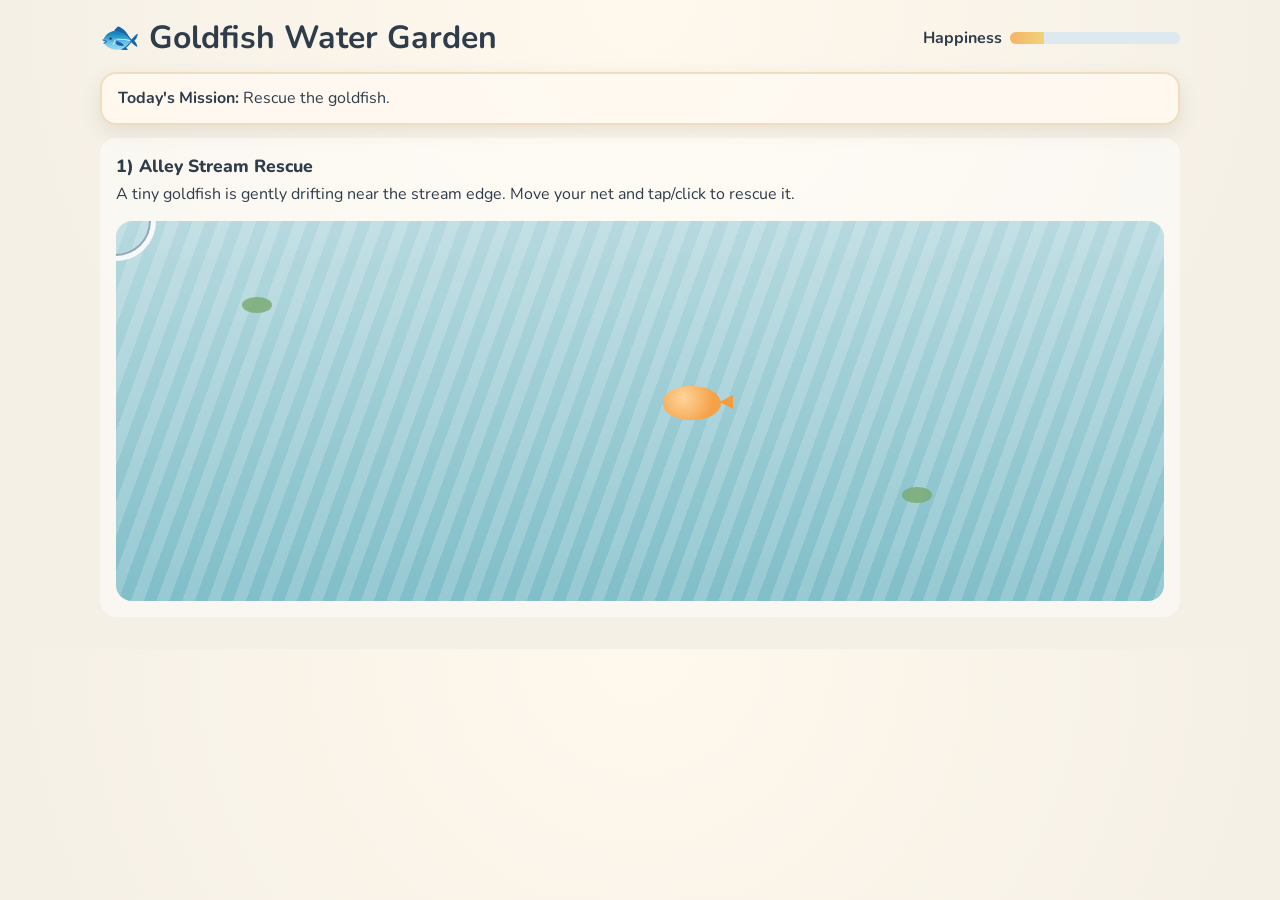
<file: index.html>
<!DOCTYPE html>
<html lang="en">
  <head>
    <meta charset="UTF-8" />
    <meta name="viewport" content="width=device-width, initial-scale=1.0" />
    <title>Goldfish Water Garden</title>
    <link rel="preconnect" href="https://fonts.googleapis.com" />
    <link rel="preconnect" href="https://fonts.gstatic.com" crossorigin />
    <link href="https://fonts.googleapis.com/css2?family=Nunito:wght@400;600;700;800&display=swap" rel="stylesheet" />
    <link rel="stylesheet" href="style.css" />
  </head>
  <body>
    <main class="app">
      <header class="topbar ui-fade">
        <h1>🐟 Goldfish Water Garden</h1>
        <div class="happiness-wrap" aria-label="Fish happiness meter">
          <span>Happiness</span>
          <div class="meter"><div id="happiness-fill"></div></div>
        </div>
      </header>

      <section id="mission-card" class="mission-card ui-fade" aria-live="polite"></section>

      <section id="scene-rescue" class="scene active" aria-label="Alley Stream Rescue Scene">
        <div class="scene-title">1) Alley Stream Rescue</div>
        <p class="scene-text">A tiny goldfish is gently drifting near the stream edge. Move your net and tap/click to rescue it.</p>
        <div id="stream" class="stream-area">
          <div class="stream-water"></div>
          <div id="stream-fish" class="stream-fish" aria-label="Lost goldfish"></div>
          <div id="net" class="net" aria-label="Rescue net"></div>
          <div class="leaf leaf-a"></div>
          <div class="leaf leaf-b"></div>
        </div>
      </section>

      <section id="scene-transition" class="scene" aria-label="Bring Goldfish Home Transition">
        <div class="scene-title">2) Bring Goldfish Home</div>
        <p class="scene-text">You carry the fish home in a small water bowl. The evening air feels warm and quiet.</p>
        <div class="transition-wrap">
          <div class="walking"></div>
          <button id="to-aquarium" class="btn">Settle Into Aquarium</button>
        </div>
      </section>

      <section id="scene-aquarium" class="scene" aria-label="Aquarium Decoration Scene">
        <div class="scene-title">3) Aquarium Water Garden</div>
        <div class="aquarium-layout">
          <aside class="panel ui-fade">
            <label for="fish-name">Name your goldfish</label>
            <input id="fish-name" type="text" maxlength="20" placeholder="e.g. Sunny" />
            <button id="save-name" class="btn btn-small">Save Name</button>
            <button id="lamp-toggle" class="btn btn-small">Warm Lamp: Off</button>
            <button id="idle-toggle" class="btn btn-small">Enter Calm Idle Mode</button>
            <p class="helper">Tap an item, then tap aquarium to place. (Or drag icons in supported browsers.)</p>
          </aside>

          <div class="aquarium-zone">
            <div id="aquarium" class="aquarium" aria-label="Aquarium tank">
              <div class="water-shimmer"></div>
              <div id="fish" class="fish"></div>
              <div id="bubbles" class="bubbles"></div>
            </div>
            <div id="inventory" class="inventory ui-fade" aria-label="Decoration inventory"></div>
          </div>
        </div>
      </section>
    </main>

    <script src="main.js"></script>
  </body>
</html>
</file>
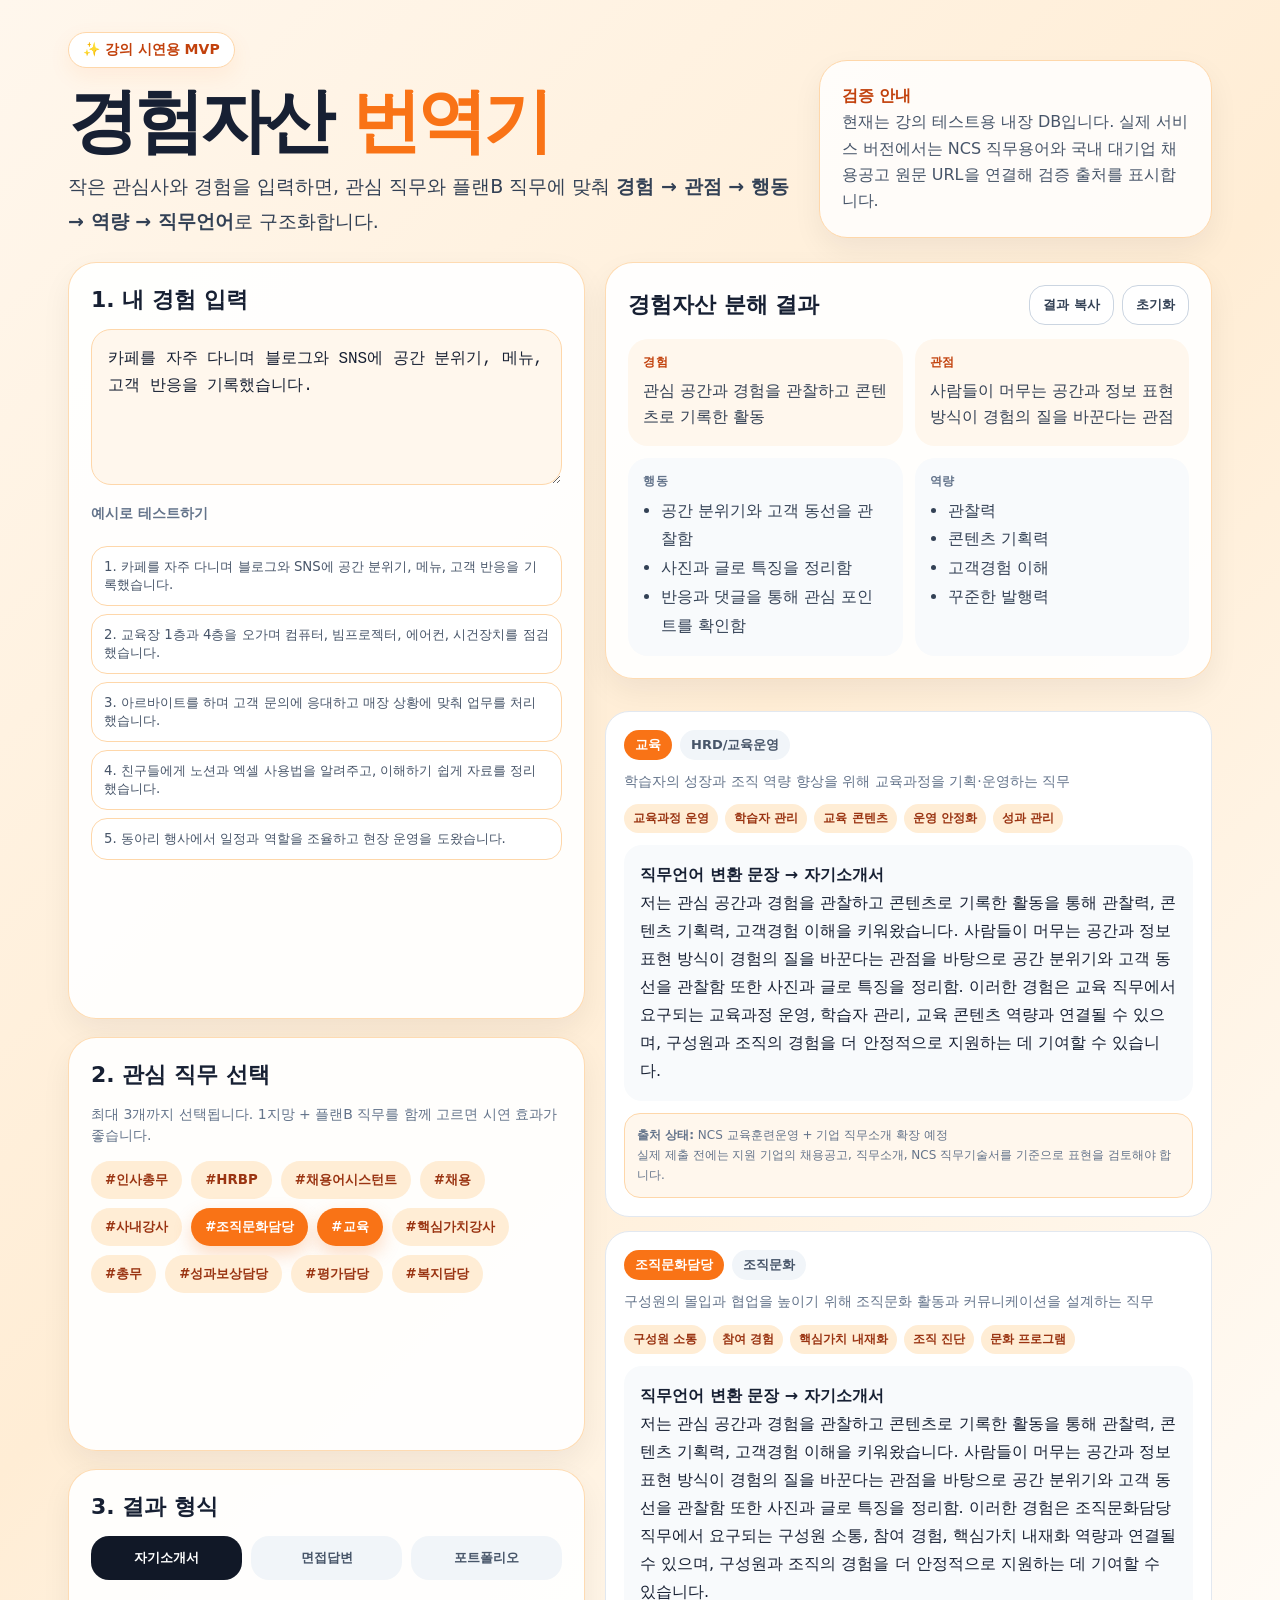
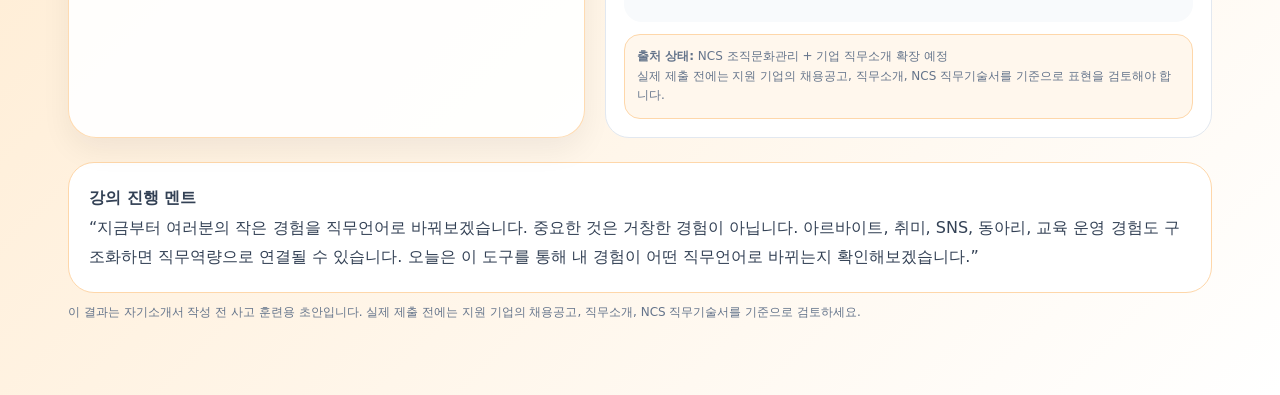
<file: experience-translator/index.html>
<!doctype html>
<html lang="ko">
<head>
  <meta charset="utf-8" />
  <meta name="viewport" content="width=device-width, initial-scale=1" />
  <title>경험자산 번역기 | 강의 시연용 MVP</title>
  <meta name="description" content="작은 관심사와 경험을 직무언어로 바꿔보는 강의 시연용 웹사이트" />
  <style>
    :root{
      --orange:#f97316;--orange-dark:#c2410c;--orange-soft:#fff7ed;--ink:#172033;--muted:#64748b;--line:#fed7aa;--card:#ffffff;--slate:#f8fafc;
    }
    *{box-sizing:border-box} body{margin:0;font-family:system-ui,-apple-system,BlinkMacSystemFont,"Segoe UI",sans-serif;background:linear-gradient(135deg,#fff7ed 0%,#ffedd5 45%,#fff 100%);color:var(--ink)}
    .wrap{max-width:1180px;margin:0 auto;padding:32px 18px 60px}.badge{display:inline-flex;gap:8px;align-items:center;background:#fff;border:1px solid var(--line);color:var(--orange-dark);border-radius:999px;padding:8px 14px;font-weight:800;font-size:14px;box-shadow:0 8px 22px rgba(249,115,22,.08)}
    header{display:grid;grid-template-columns:1.3fr .7fr;gap:20px;align-items:end;margin-bottom:24px}h1{font-size:clamp(38px,6vw,70px);line-height:1.02;margin:18px 0 12px;letter-spacing:-.06em}.orange{color:var(--orange)}.lead{font-size:19px;line-height:1.8;color:#334155;max-width:780px;margin:0}.notice{background:rgba(255,255,255,.84);border:1px solid var(--line);border-radius:28px;padding:22px;box-shadow:0 12px 30px rgba(15,23,42,.06);line-height:1.65;color:#475569}.notice strong{color:var(--orange-dark)}
    .grid{display:grid;grid-template-columns:.92fr 1.08fr;gap:20px}.stack{display:grid;gap:18px}.card{background:rgba(255,255,255,.92);border:1px solid rgba(254,215,170,.9);border-radius:28px;padding:22px;box-shadow:0 12px 30px rgba(15,23,42,.06)}.card h2{font-size:22px;margin:0 0 14px}.sub{color:var(--muted);font-size:14px;line-height:1.55;margin:0 0 14px}textarea{width:100%;min-height:156px;resize:vertical;border:1px solid var(--line);background:#fff7ed;border-radius:20px;padding:16px;font-size:16px;line-height:1.7;color:var(--ink);outline:none}textarea:focus{border-color:var(--orange);box-shadow:0 0 0 4px rgba(249,115,22,.12)}button{font-family:inherit}.sample{width:100%;text-align:left;background:#fff;border:1px solid var(--line);border-radius:16px;padding:11px 12px;margin-top:8px;color:#475569;cursor:pointer}.sample:hover{background:#fff7ed;border-color:#fb923c}.chips{display:flex;flex-wrap:wrap;gap:9px}.chip{border:0;border-radius:999px;padding:10px 14px;background:#ffedd5;color:#9a3412;font-weight:800;cursor:pointer}.chip.active{background:var(--orange);color:white;box-shadow:0 8px 18px rgba(249,115,22,.25)}.tone{display:grid;grid-template-columns:repeat(3,1fr);gap:9px}.tone button{border:0;border-radius:18px;padding:13px 8px;font-weight:900;cursor:pointer;background:#f1f5f9;color:#475569}.tone button.active{background:#111827;color:#fff}.toolbar{display:flex;justify-content:space-between;gap:12px;align-items:center;margin-bottom:14px}.btns{display:flex;gap:8px;flex-wrap:wrap}.btn{border:1px solid #cbd5e1;background:white;color:#334155;border-radius:16px;padding:10px 13px;font-weight:800;cursor:pointer}.btn:hover{background:#f8fafc}.boxgrid{display:grid;grid-template-columns:1fr 1fr;gap:12px}.ibox{background:#fff7ed;border-radius:20px;padding:15px}.ibox.gray{background:#f8fafc}.label{font-size:12px;text-transform:uppercase;letter-spacing:.08em;color:var(--orange-dark);font-weight:900;margin-bottom:7px}.ibox.gray .label{color:#64748b}.ibox p{margin:0;line-height:1.65;color:#334155}.ibox ul{margin:0;padding-left:18px;line-height:1.8;color:#334155}.result{margin-top:16px}.jobcard{background:#fff;border:1px solid #e2e8f0;border-radius:24px;padding:18px;margin-top:14px}.jobtop{display:flex;gap:8px;align-items:center;flex-wrap:wrap;margin-bottom:10px}.pill{border-radius:999px;padding:6px 11px;font-size:13px;font-weight:900}.pill.main{background:var(--orange);color:#fff}.pill.group{background:#f1f5f9;color:#475569}.jobdesc{color:#64748b;line-height:1.6;font-size:14px}.keywords{display:flex;flex-wrap:wrap;gap:7px;margin:12px 0}.kw{font-size:12px;font-weight:800;color:#9a3412;background:#ffedd5;border-radius:999px;padding:6px 9px}.sentence{background:#f8fafc;border-radius:18px;padding:16px;line-height:1.75}.source{margin-top:12px;background:#fff7ed;border:1px solid var(--line);border-radius:16px;padding:12px;font-size:12px;color:#64748b;line-height:1.65}.empty{text-align:center;color:#64748b;padding:28px;border:1px dashed #fdba74;border-radius:24px;background:rgba(255,255,255,.68)}footer{margin-top:24px}.script{line-height:1.85;color:#334155;background:#fff;border:1px solid var(--line);border-radius:26px;padding:20px}.mini{font-size:12px;color:#64748b;margin-top:10px;line-height:1.65}
    @media(max-width:900px){header,.grid{grid-template-columns:1fr}.boxgrid{grid-template-columns:1fr}.tone{grid-template-columns:1fr}h1{font-size:44px}.toolbar{align-items:flex-start;flex-direction:column}}
  </style>
</head>
<body>
  <div class="wrap">
    <header>
      <section>
        <div class="badge">✨ 강의 시연용 MVP</div>
        <h1>경험자산 <span class="orange">번역기</span></h1>
        <p class="lead">작은 관심사와 경험을 입력하면, 관심 직무와 플랜B 직무에 맞춰 <strong>경험 → 관점 → 행동 → 역량 → 직무언어</strong>로 구조화합니다.</p>
      </section>
      <aside class="notice"><strong>검증 안내</strong><br/>현재는 강의 테스트용 내장 DB입니다. 실제 서비스 버전에서는 NCS 직무용어와 국내 대기업 채용공고 원문 URL을 연결해 검증 출처를 표시합니다.</aside>
    </header>

    <main class="grid">
      <section class="stack">
        <div class="card">
          <h2>1. 내 경험 입력</h2>
          <textarea id="experience" placeholder="예: 카페를 자주 다니며 블로그에 기록했다 / 교육장 장비를 점검했다 / 아르바이트 고객응대를 했다"></textarea>
          <p class="sub" style="margin-top:14px;font-weight:800">예시로 테스트하기</p>
          <div id="samples"></div>
        </div>
        <div class="card">
          <h2>2. 관심 직무 선택</h2>
          <p class="sub">최대 3개까지 선택됩니다. 1지망 + 플랜B 직무를 함께 고르면 시연 효과가 좋습니다.</p>
          <div id="jobs" class="chips"></div>
        </div>
        <div class="card">
          <h2>3. 결과 형식</h2>
          <div class="tone" id="tones"></div>
        </div>
      </section>

      <section class="stack">
        <div class="card">
          <div class="toolbar">
            <h2 style="margin:0">경험자산 분해 결과</h2>
            <div class="btns"><button class="btn" id="copyBtn">결과 복사</button><button class="btn" id="resetBtn">초기화</button></div>
          </div>
          <div class="boxgrid">
            <div class="ibox"><div class="label">경험</div><p id="expOut"></p></div>
            <div class="ibox"><div class="label">관점</div><p id="viewOut"></p></div>
            <div class="ibox gray"><div class="label">행동</div><ul id="actionOut"></ul></div>
            <div class="ibox gray"><div class="label">역량</div><ul id="strengthOut"></ul></div>
          </div>
        </div>
        <div id="results"></div>
      </section>
    </main>

    <footer>
      <div class="script"><strong>강의 진행 멘트</strong><br/>“지금부터 여러분의 작은 경험을 직무언어로 바꿔보겠습니다. 중요한 것은 거창한 경험이 아닙니다. 아르바이트, 취미, SNS, 동아리, 교육 운영 경험도 구조화하면 직무역량으로 연결될 수 있습니다. 오늘은 이 도구를 통해 내 경험이 어떤 직무언어로 바뀌는지 확인해보겠습니다.”</div>
      <p class="mini">이 결과는 자기소개서 작성 전 사고 훈련용 초안입니다. 실제 제출 전에는 지원 기업의 채용공고, 직무소개, NCS 직무기술서를 기준으로 검토하세요.</p>
    </footer>
  </div>

<script>
const JOB_DB={"인사총무":{group:"HRM/운영",keywords:["인사행정","구성원 지원","문서관리","제도 운영","업무지원"],description:"인사·총무 업무 전반을 지원하며 구성원 경험과 조직 운영 안정성을 높이는 직무",sourceType:"NCS 기반 직무용어 + 기업 채용공고 확장 예정"},"HRBP":{group:"HRM/전략",keywords:["현업 지원","조직 이슈 파악","인사제도 연계","구성원 경험","비즈니스 파트너십"],description:"현업 조직의 목표와 구성원 이슈를 이해하고 인사 전략과 실행을 연결하는 직무",sourceType:"기업 직무소개/채용공고 확장 예정"},"채용어시스턴트":{group:"채용운영",keywords:["지원자 안내","면접 일정 조율","채용 데이터 정리","커뮤니케이션","운영 보조"],description:"채용 프로세스가 원활히 진행되도록 지원자와 면접 운영을 지원하는 직무",sourceType:"채용공고 기반 표현 확장 예정"},"채용":{group:"채용/TA",keywords:["인재 확보","채용 브랜딩","지원자 경험","직무 이해","선발 프로세스"],description:"조직에 필요한 인재를 발굴하고 선발 과정과 지원자 경험을 설계하는 직무",sourceType:"NCS 인력채용 + 기업 채용공고 확장 예정"},"사내강사":{group:"HRD/강의",keywords:["지식 전달","학습자 이해","강의 운영","피드백","콘텐츠 전달력"],description:"사내 구성원에게 필요한 지식과 경험을 교육 콘텐츠로 전달하는 역할",sourceType:"HRD 직무표현 확장 예정"},"조직문화담당":{group:"조직문화",keywords:["구성원 소통","참여 경험","핵심가치 내재화","조직 진단","문화 프로그램"],description:"구성원의 몰입과 협업을 높이기 위해 조직문화 활동과 커뮤니케이션을 설계하는 직무",sourceType:"NCS 조직문화관리 + 기업 직무소개 확장 예정"},"교육":{group:"HRD/교육운영",keywords:["교육과정 운영","학습자 관리","교육 콘텐츠","운영 안정화","성과 관리"],description:"학습자의 성장과 조직 역량 향상을 위해 교육과정을 기획·운영하는 직무",sourceType:"NCS 교육훈련운영 + 기업 직무소개 확장 예정"},"핵심가치강사":{group:"조직문화/강의",keywords:["핵심가치 전달","가치 내재화","스토리텔링","참여형 교육","문화 확산"],description:"조직의 핵심가치를 구성원이 이해하고 행동으로 연결하도록 돕는 강의 역할",sourceType:"기업 조직문화/가치교육 표현 확장 예정"},"총무":{group:"총무/운영",keywords:["공간 운영","자산 관리","비품 관리","행사 지원","업무환경 개선"],description:"업무 환경, 공간, 자산, 행사 운영을 통해 조직의 일상적 운영 기반을 지원하는 직무",sourceType:"NCS 총무관리 + 기업 채용공고 확장 예정"},"성과보상담당":{group:"HRM/보상",keywords:["보상제도","성과관리","임금관리","데이터 분석","제도 개선"],description:"성과와 보상을 공정하게 연결하고 제도 운영과 개선을 담당하는 직무",sourceType:"NCS 임금관리/성과관리 + 채용공고 확장 예정"},"평가담당":{group:"HRM/평가",keywords:["인사평가","성과 기준","평가 프로세스","공정성","피드백"],description:"구성원의 성과와 역량을 평가하는 기준과 프로세스를 운영하는 직무",sourceType:"NCS 인사평가 + 기업 채용공고 확장 예정"},"복지담당":{group:"HRM/복지",keywords:["복리후생","구성원 경험","복지제도","만족도","운영 관리"],description:"구성원의 일과 삶을 지원하는 복지제도와 경험을 기획·운영하는 직무",sourceType:"기업 복지/인사운영 채용공고 확장 예정"}};
const PATTERNS=[{match:["카페","공간","블로그","인스타","sns","사진","기록"],experience:"관심 공간과 경험을 관찰하고 콘텐츠로 기록한 활동",perspective:"사람들이 머무는 공간과 정보 표현 방식이 경험의 질을 바꾼다는 관점",actions:["공간 분위기와 고객 동선을 관찰함","사진과 글로 특징을 정리함","반응과 댓글을 통해 관심 포인트를 확인함"],strengths:["관찰력","콘텐츠 기획력","고객경험 이해","꾸준한 발행력"]},{match:["아르바이트","고객","응대","매장","서비스","민원"],experience:"현장에서 고객을 응대하고 반복 업무를 수행한 경험",perspective:"작은 응대와 운영 흐름이 고객 경험과 신뢰에 영향을 준다는 관점",actions:["고객 문의를 확인하고 응대함","반복 업무를 안정적으로 수행함","현장 상황에 맞춰 우선순위를 조정함"],strengths:["고객지향","책임감","상황대응력","운영 지속성"]},{match:["교육","강의","알려","설명","튜터","스터디","노션","엑셀"],experience:"타인에게 지식이나 사용법을 설명하고 학습을 도운 경험",perspective:"상대의 이해 수준에 맞춰 정보를 재구성해야 학습 효과가 높아진다는 관점",actions:["복잡한 내용을 쉽게 풀어 설명함","질문을 확인하며 보완 설명을 제공함","자료나 예시를 정리해 전달함"],strengths:["전달력","학습자 이해","정보 구조화","서포트 역량"]},{match:["동아리","행사","프로젝트","모임","운영","조율","일정"],experience:"여러 사람과 함께 일정, 역할, 현장 운영을 조율한 경험",perspective:"협업은 역할 분담과 일정 조율, 현장 변수 대응이 함께 작동해야 완성된다는 관점",actions:["참여자와 역할을 조율함","일정과 진행 상황을 확인함","돌발상황에 맞춰 대안을 찾음"],strengths:["커뮤니케이션","문제해결력","운영관리","협업 조율"]},{match:["출결","장비","교육장","공간","전원","프로젝터","시건","문","에어컨"],experience:"교육 공간과 장비를 점검하며 안정적인 운영을 지원한 경험",perspective:"수업 전 보이지 않는 작은 변수도 교육 품질에 영향을 준다는 관점",actions:["공간과 장비 상태를 사전 점검함","전원·냉난방·시건장치를 확인함","교육생과 강사가 집중할 수 있는 환경을 관리함"],strengths:["꼼꼼함","리스크 예방","운영 안정화","책임감"]}];
const DEFAULT={experience:"사용자가 입력한 활동을 바탕으로 한 경험자산",perspective:"작은 활동도 반복·관찰·기록을 통해 직무역량으로 전환될 수 있다는 관점",actions:["경험을 구체적으로 기록함","반복적으로 수행한 행동을 정리함","관심 직무와 연결되는 표현을 찾음"],strengths:["성실성","관찰력","정보 정리력","실행력"]};
const samples=["카페를 자주 다니며 블로그와 SNS에 공간 분위기, 메뉴, 고객 반응을 기록했습니다.","교육장 1층과 4층을 오가며 컴퓨터, 빔프로젝터, 에어컨, 시건장치를 점검했습니다.","아르바이트를 하며 고객 문의에 응대하고 매장 상황에 맞춰 업무를 처리했습니다.","친구들에게 노션과 엑셀 사용법을 알려주고, 이해하기 쉽게 자료를 정리했습니다.","동아리 행사에서 일정과 역할을 조율하고 현장 운영을 도왔습니다."];
let selectedJobs=["교육","조직문화담당"], tone="자기소개서";
const $=id=>document.getElementById(id); const expEl=$("experience"); expEl.value=samples[0];
function analyze(text){const n=text.toLowerCase();const scored=PATTERNS.map(p=>({...p,score:p.match.reduce((a,k)=>a+(n.includes(k.toLowerCase())?1:0),0)})).sort((a,b)=>b.score-a.score);return scored[0]&&scored[0].score>0?scored[0]:DEFAULT}
function makeSentence(job,info,a,t){const action=a.actions.slice(0,2).join(" 또한 ");const strength=a.strengths.slice(0,3).join(", ");const kws=info.keywords.slice(0,3).join(", ");if(t==="면접답변")return `저는 ${a.experience}을 통해 ${strength}을 키웠습니다. 특히 ${action}. 이 경험은 ${job} 직무에서 요구되는 ${kws}와 연결될 수 있으며, 현장의 작은 단서를 놓치지 않고 실행으로 옮기는 방식으로 기여하고 싶습니다.`;if(t==="포트폴리오")return `${a.experience}을 기반으로 ${strength}을 축적했습니다. ${a.perspective}을 가지고 ${action}. 이는 ${job} 직무의 ${kws} 역량과 연결되며, 실무에서는 경험 관찰 → 정보 정리 → 실행 지원의 흐름으로 활용될 수 있습니다.`;return `저는 ${a.experience}을 통해 ${strength}을 키워왔습니다. ${a.perspective}을 바탕으로 ${action}. 이러한 경험은 ${job} 직무에서 요구되는 ${kws} 역량과 연결될 수 있으며, 구성원과 조직의 경험을 더 안정적으로 지원하는 데 기여할 수 있습니다.`}
function renderSamples(){samples.forEach((s,i)=>{const b=document.createElement("button");b.className="sample";b.textContent=`${i+1}. ${s}`;b.onclick=()=>{expEl.value=s;render()};$("samples").appendChild(b)})}
function renderJobs(){const jobs=$("jobs");jobs.innerHTML="";Object.keys(JOB_DB).forEach(j=>{const b=document.createElement("button");b.className="chip"+(selectedJobs.includes(j)?" active":"");b.textContent="#"+j;b.onclick=()=>{if(selectedJobs.includes(j)) selectedJobs=selectedJobs.filter(x=>x!==j); else { if(selectedJobs.length>=3) selectedJobs=[selectedJobs[1],selectedJobs[2],j].filter(Boolean); else selectedJobs.push(j)} render()};jobs.appendChild(b)})}
function renderTones(){const box=$("tones");box.innerHTML="";["자기소개서","면접답변","포트폴리오"].forEach(t=>{const b=document.createElement("button");b.className=tone===t?"active":"";b.textContent=t;b.onclick=()=>{tone=t;render()};box.appendChild(b)})}
function list(el,arr){el.innerHTML="";arr.forEach(x=>{const li=document.createElement("li");li.textContent=x;el.appendChild(li)})}
function render(){const a=analyze(expEl.value);$("expOut").textContent=a.experience;$("viewOut").textContent=a.perspective;list($("actionOut"),a.actions);list($("strengthOut"),a.strengths);renderJobs();renderTones();const out=$("results");out.innerHTML="";if(selectedJobs.length===0){out.innerHTML='<div class="empty">관심 직무를 1개 이상 선택하면 직무언어 변환 결과가 표시됩니다.</div>';return}selectedJobs.forEach(j=>{const info=JOB_DB[j], sent=makeSentence(j,info,a,tone);const div=document.createElement("div");div.className="jobcard";div.innerHTML=`<div class="jobtop"><span class="pill main">${j}</span><span class="pill group">${info.group}</span></div><div class="jobdesc">${info.description}</div><div class="keywords">${info.keywords.map(k=>`<span class="kw">${k}</span>`).join("")}</div><div class="sentence"><strong>직무언어 변환 문장 → ${tone}</strong><br/>${sent}</div><div class="source"><strong>출처 상태:</strong> ${info.sourceType}<br/>실제 제출 전에는 지원 기업의 채용공고, 직무소개, NCS 직무기술서를 기준으로 표현을 검토해야 합니다.</div>`;out.appendChild(div)})}
expEl.addEventListener("input",render);$("resetBtn").onclick=()=>{expEl.value="";selectedJobs=[];tone="자기소개서";render()};$("copyBtn").onclick=async()=>{const a=analyze(expEl.value);const text=selectedJobs.map(j=>{const info=JOB_DB[j];return `[${j}]\n${makeSentence(j,info,a,tone)}\n근거 키워드: ${info.keywords.join(", ")}\n출처상태: ${info.sourceType}`}).join("\n\n");await navigator.clipboard.writeText(text);$("copyBtn").textContent="복사됨";setTimeout(()=>$("copyBtn").textContent="결과 복사",1600)};
renderSamples();render();
</script>
</body>
</html>
</file>
<file: style.css>
:root {
  --bg: #f5f0e6;
  --ink: #2f3c4a;
  --panel: rgba(255, 250, 242, 0.86);
  --accent: #f7a24f;
  --water: #8fd6e9;
  --water-deep: #4bb4cb;
}
* { box-sizing: border-box; }
body {
  margin: 0;
  font-family: "Nunito", sans-serif;
  color: var(--ink);
  background: radial-gradient(circle at top, #fff8ed 0%, var(--bg) 70%);
}
.app { width: min(1080px, 100% - 1.2rem); margin: 0 auto; padding: 1rem 0 2rem; }
.topbar { display: flex; justify-content: space-between; align-items: center; flex-wrap: wrap; gap: .75rem; }
h1 { margin: 0; font-size: clamp(1.25rem, 2.8vw, 2rem); }
.happiness-wrap { display: flex; align-items: center; gap: .5rem; font-weight: 700; }
.meter { width: 170px; height: 12px; border-radius: 999px; background: #dde8ef; overflow: hidden; }
#happiness-fill { height: 100%; width: 20%; background: linear-gradient(90deg, #f5b366, #f0d37a); transition: width .4s; }
.mission-card {
  margin: .8rem 0; background: var(--panel); border-radius: 1rem; padding: .85rem 1rem;
  border: 2px solid #f0ddbf; box-shadow: 0 8px 20px rgba(92, 86, 60, .12);
}
.scene { display: none; background: rgba(255,255,255,.45); border-radius: 1rem; padding: 1rem; }
.scene.active { display: block; }
.scene-title { font-weight: 800; font-size: 1.1rem; margin-bottom: .3rem; }
.scene-text { margin-top: 0; }
.stream-area {
  position: relative; height: 380px; border-radius: 1rem; overflow: hidden;
  background: linear-gradient(180deg, #b6d9df, #80bec9);
}
.stream-water { position: absolute; inset: 0; background: repeating-linear-gradient(110deg, rgba(255,255,255,.18) 0 12px, transparent 12px 24px); animation: shimmer 8s linear infinite; }
.stream-fish, .fish {
  position: absolute; width: 58px; height: 34px; border-radius: 50% 55% 52% 50%;
  background: radial-gradient(circle at 35% 35%, #ffd49c 0%, #f5a145 70%);
}
.stream-fish::after, .fish::after {
  content: ""; position: absolute; right: -12px; top: 9px; width: 14px; height: 14px;
  background: #f89a3e; clip-path: polygon(0 50%, 100% 0, 100% 100%);
}
.stream-fish { left: 55%; top: 48%; transform: translate(-50%, -50%); }
.net {
  position: absolute; width: 80px; height: 80px; border: 5px solid #f6f8fa; border-radius: 50%;
  box-shadow: inset 0 0 0 2px #94a6b3; pointer-events: none; transform: translate(-50%,-50%);
}
.leaf { position: absolute; width: 30px; height: 16px; border-radius: 50%; background: #78a96e; opacity: .8; animation: float 7s ease-in-out infinite; }
.leaf-a { top: 20%; left: 12%; }
.leaf-b { top: 70%; left: 75%; animation-delay: -3s; }
.transition-wrap { min-height: 330px; display: grid; place-items: center; gap: 1rem; }
.walking { width: min(540px, 94%); height: 180px; border-radius: 1rem; background: linear-gradient(180deg,#f7dcb9,#b39a86); position: relative; overflow: hidden; }
.walking::before { content: "🫙"; font-size: 80px; position: absolute; left: -80px; top: 44px; animation: walk 4.2s ease-in-out infinite; }
.btn { border: 0; border-radius: 999px; padding: .7rem 1rem; background: var(--accent); color: #fff; font-weight: 800; cursor: pointer; }
.aquarium-layout { display: grid; grid-template-columns: 240px 1fr; gap: 1rem; }
.panel { background: var(--panel); padding: .8rem; border-radius: .9rem; display: grid; gap: .5rem; align-content: start; }
input { border: 2px solid #e9dbc5; border-radius: .7rem; padding: .55rem .65rem; font: inherit; }
.btn-small { padding: .55rem .7rem; font-size: .9rem; }
.helper { font-size: .83rem; opacity: .8; }
.aquarium { position: relative; min-height: 380px; border-radius: 1rem; overflow: hidden; background: linear-gradient(180deg,var(--water),var(--water-deep)); border: 6px solid #dcebf0; }
.water-shimmer { position: absolute; inset: 0; background: repeating-linear-gradient(100deg, rgba(255,255,255,.2) 0 14px, transparent 14px 28px); animation: shimmer 9s linear infinite; }
.fish { left: 45%; top: 45%; animation: swim 12s ease-in-out infinite; z-index: 2; }
.bubbles span { position: absolute; bottom: -20px; width: 10px; height: 10px; border-radius: 50%; background: rgba(255,255,255,.65); animation: bubbleUp 8s linear infinite; }
.inventory { display: flex; flex-wrap: wrap; gap: .55rem; margin-top: .7rem; }
.item { background: #fff8f0; border: 2px solid #ecd8be; border-radius: .8rem; padding: .45rem .55rem; cursor: grab; font-weight: 700; }
.decor { position: absolute; z-index: 1; user-select: none; }
.idle .ui-fade { opacity: 0; pointer-events: none; transition: opacity .6s; }
.warm-lamp .aquarium { box-shadow: inset 0 0 120px rgba(255, 186, 119, 0.35); }
@keyframes shimmer { from { background-position: 0 0; } to { background-position: 260px 0; } }
@keyframes swim { 0%,100% { transform: translate(0,0) scaleX(1);} 30% { transform: translate(130px,-40px) scaleX(1);} 60% { transform: translate(-120px,30px) scaleX(-1);} }
@keyframes bubbleUp { from { transform: translateY(0); opacity: .5; } to { transform: translateY(-380px); opacity: 0; } }
@keyframes float { 50% { transform: translate(16px,-10px); } }
@keyframes walk { 0%{ left:-80px;} 50%{ left:45%;} 100%{ left:100%;} }
@media (max-width: 820px) { .aquarium-layout { grid-template-columns: 1fr; } .stream-area, .aquarium { min-height: 320px; height: 56vh; } }
</file>
